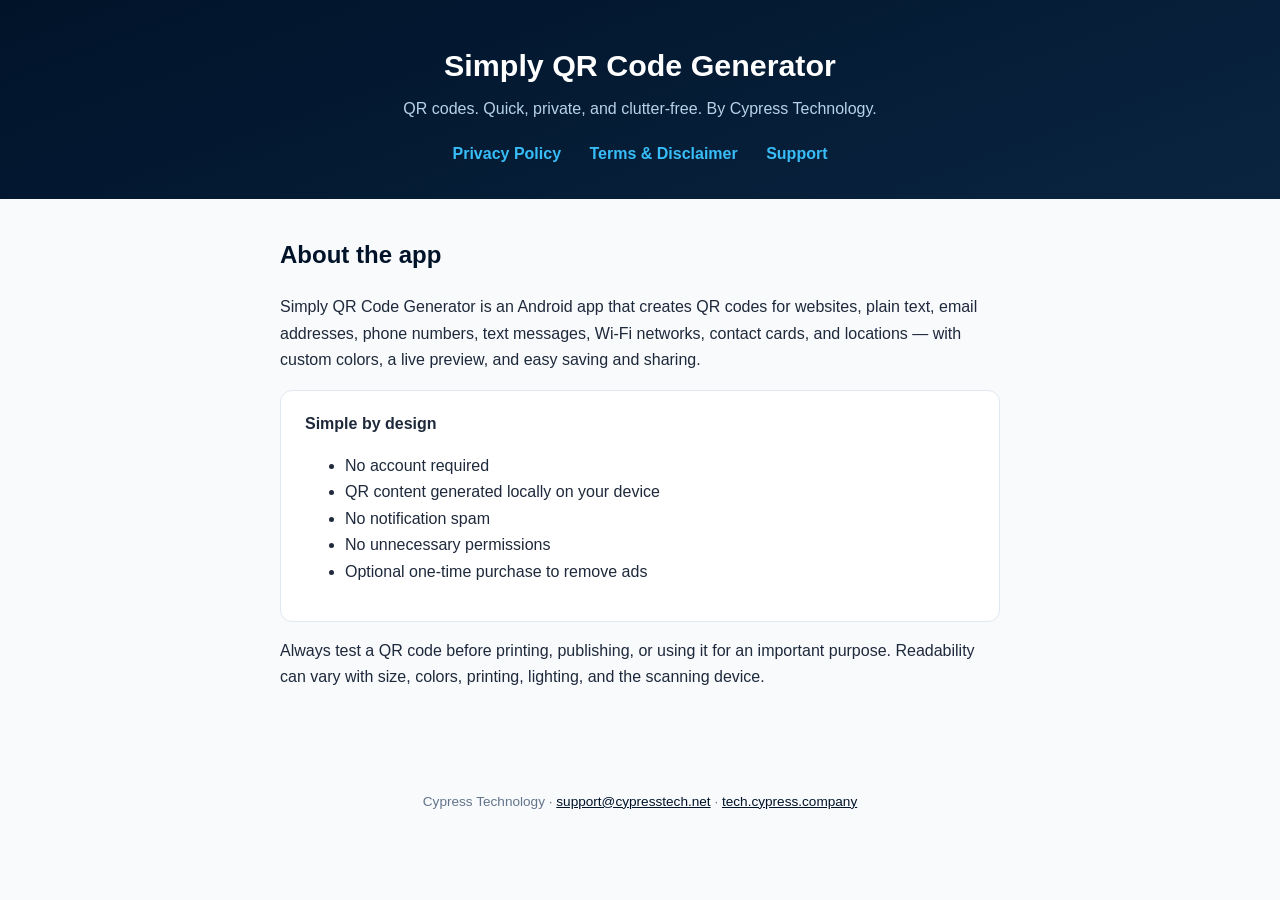
<file: index.html>
<!DOCTYPE html>
<html lang="en">
<head>
<meta charset="utf-8">
<meta name="viewport" content="width=device-width, initial-scale=1">
<title>Simply QR Code Generator — Cypress Technology</title>
<link rel="stylesheet" href="style.css">
</head>
<body>
<header>
  <h1>Simply QR Code Generator</h1>
  <p>QR codes. Quick, private, and clutter-free. By Cypress Technology.</p>
  <nav>
    <a href="privacy.html">Privacy Policy</a>
    <a href="terms.html">Terms &amp; Disclaimer</a>
    <a href="support.html">Support</a>
  </nav>
</header>
<main>
  <h2>About the app</h2>
  <p>Simply QR Code Generator is an Android app that creates QR codes for
  websites, plain text, email addresses, phone numbers, text messages, Wi-Fi
  networks, contact cards, and locations — with custom colors, a live preview,
  and easy saving and sharing.</p>
  <div class="card">
    <strong>Simple by design</strong>
    <ul>
      <li>No account required</li>
      <li>QR content generated locally on your device</li>
      <li>No notification spam</li>
      <li>No unnecessary permissions</li>
      <li>Optional one-time purchase to remove ads</li>
    </ul>
  </div>
  <p>Always test a QR code before printing, publishing, or using it for an
  important purpose. Readability can vary with size, colors, printing,
  lighting, and the scanning device.</p>
</main>
<footer>
  Cypress Technology · <a href="mailto:support@cypresstech.net">support@cypresstech.net</a> ·
  <a href="https://tech.cypress.company/">tech.cypress.company</a>
</footer>
</body>
</html>
</file>
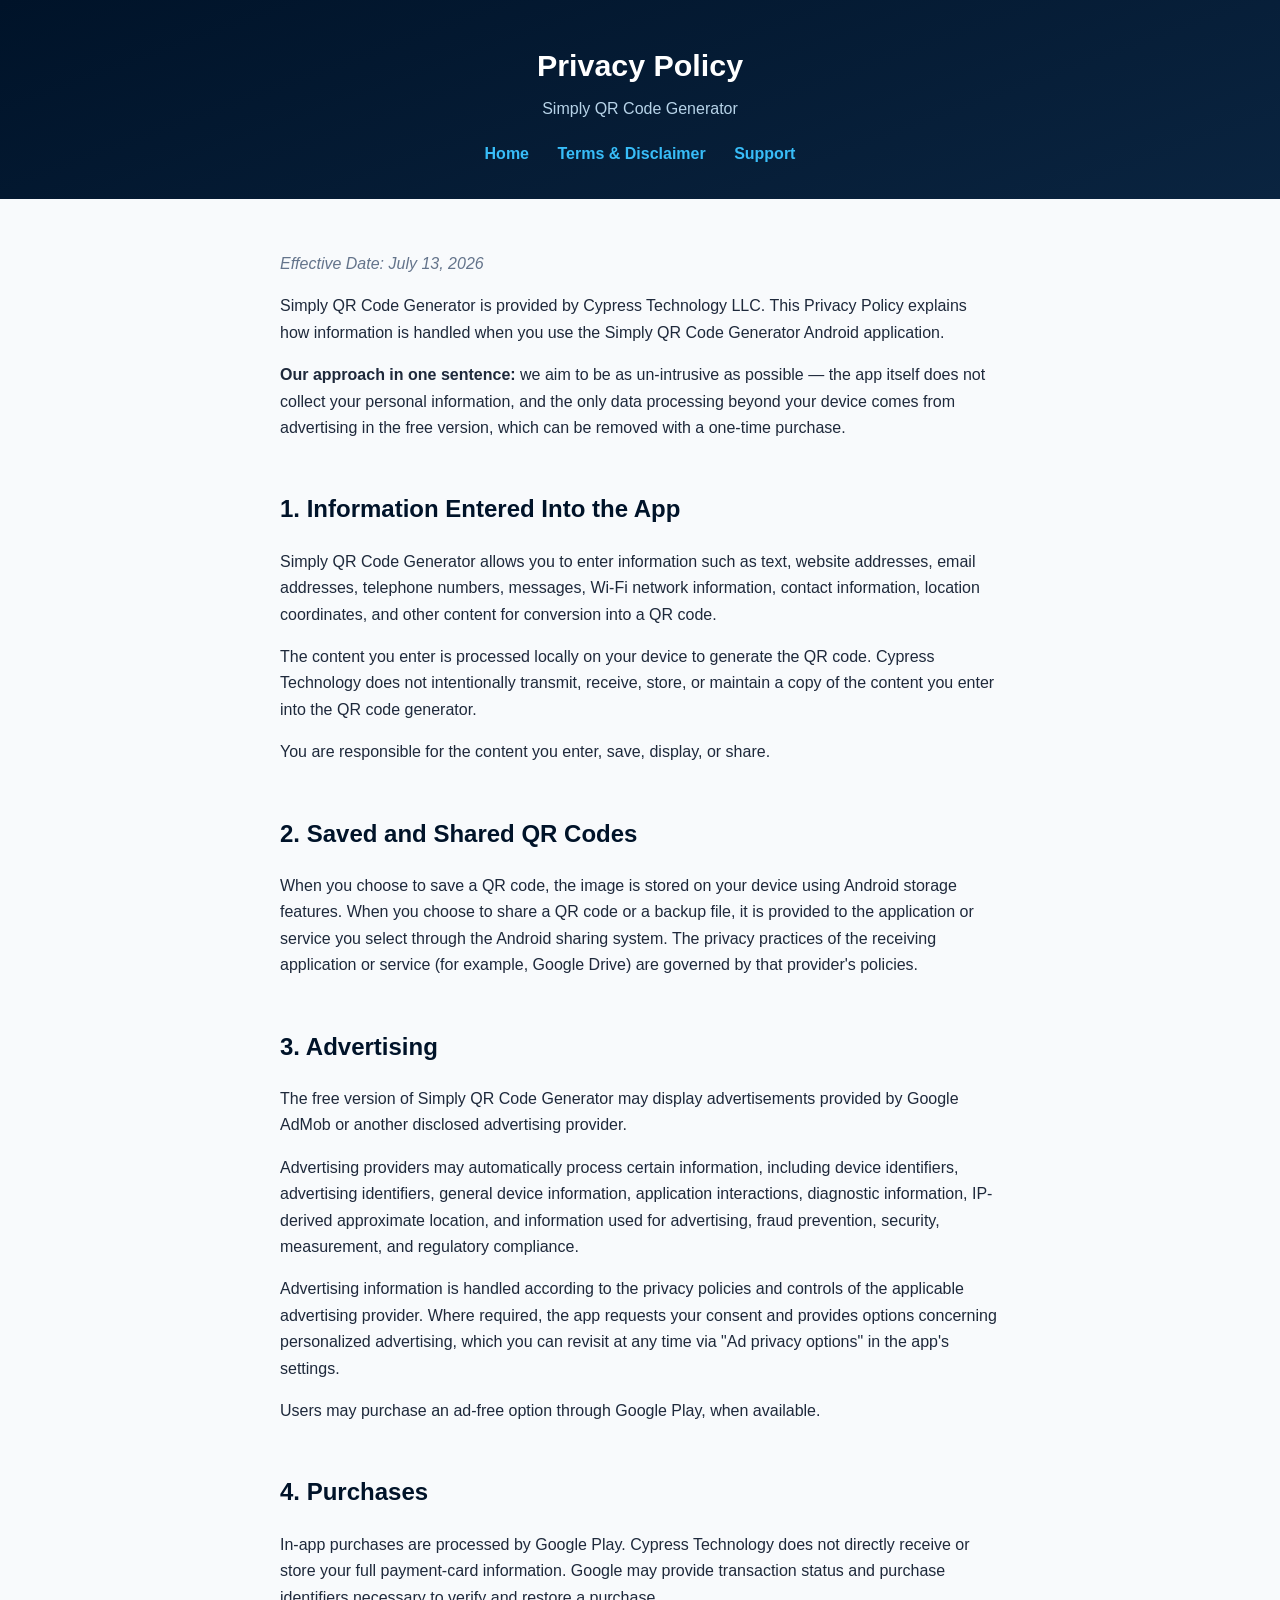
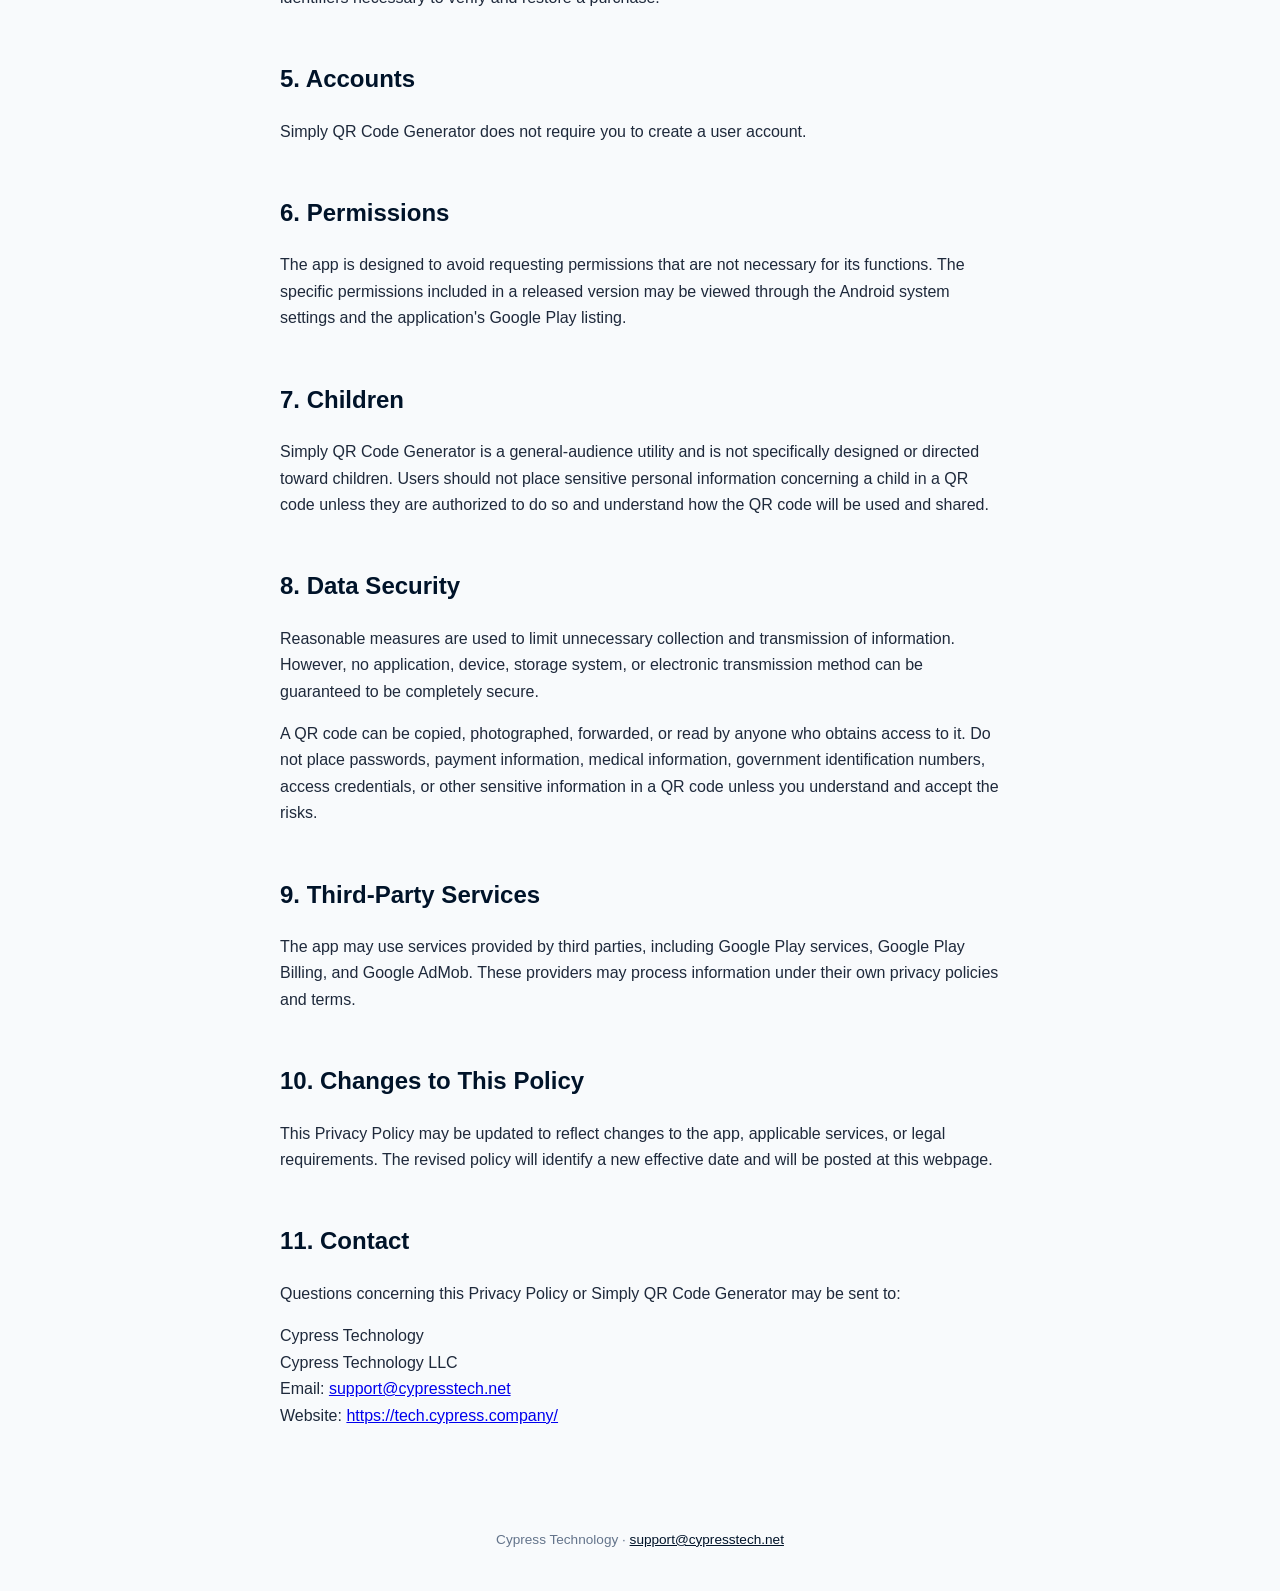
<file: privacy.html>
<!DOCTYPE html>
<html lang="en">
<head>
<meta charset="utf-8">
<meta name="viewport" content="width=device-width, initial-scale=1">
<title>Privacy Policy — Simply QR Code Generator</title>
<link rel="stylesheet" href="style.css">
</head>
<body>
<header>
  <h1>Privacy Policy</h1>
  <p>Simply QR Code Generator</p>
  <nav>
    <a href="index.html">Home</a>
    <a href="terms.html">Terms &amp; Disclaimer</a>
    <a href="support.html">Support</a>
  </nav>
</header>
<main>
  <p class="effective">Effective Date: July 13, 2026</p>

  <p>Simply QR Code Generator is provided by Cypress Technology LLC. This Privacy Policy explains how information
  is handled when you use the Simply QR Code Generator Android application.</p>

  <p><strong>Our approach in one sentence:</strong> we aim to be as
  un-intrusive as possible — the app itself does not collect your personal
  information, and the only data processing beyond your device comes from
  advertising in the free version, which can be removed with a one-time
  purchase.</p>

  <h2>1. Information Entered Into the App</h2>
  <p>Simply QR Code Generator allows you to enter information such as text,
  website addresses, email addresses, telephone numbers, messages, Wi-Fi
  network information, contact information, location coordinates, and other
  content for conversion into a QR code.</p>
  <p>The content you enter is processed locally on your device to generate the
  QR code. Cypress Technology does not intentionally transmit, receive, store,
  or maintain a copy of the content you enter into the QR code generator.</p>
  <p>You are responsible for the content you enter, save, display, or share.</p>

  <h2>2. Saved and Shared QR Codes</h2>
  <p>When you choose to save a QR code, the image is stored on your device
  using Android storage features. When you choose to share a QR code or a
  backup file, it is provided to the application or service you select through
  the Android sharing system. The privacy practices of the receiving
  application or service (for example, Google Drive) are governed by that
  provider's policies.</p>

  <h2>3. Advertising</h2>
  <p>The free version of Simply QR Code Generator may display advertisements
  provided by Google AdMob or another disclosed advertising provider.</p>
  <p>Advertising providers may automatically process certain information,
  including device identifiers, advertising identifiers, general device
  information, application interactions, diagnostic information, IP-derived
  approximate location, and information used for advertising, fraud
  prevention, security, measurement, and regulatory compliance.</p>
  <p>Advertising information is handled according to the privacy policies and
  controls of the applicable advertising provider. Where required, the app
  requests your consent and provides options concerning personalized
  advertising, which you can revisit at any time via "Ad privacy options" in
  the app's settings.</p>
  <p>Users may purchase an ad-free option through Google Play, when available.</p>

  <h2>4. Purchases</h2>
  <p>In-app purchases are processed by Google Play. Cypress Technology does
  not directly receive or store your full payment-card information. Google may
  provide transaction status and purchase identifiers necessary to verify and
  restore a purchase.</p>

  <h2>5. Accounts</h2>
  <p>Simply QR Code Generator does not require you to create a user account.</p>

  <h2>6. Permissions</h2>
  <p>The app is designed to avoid requesting permissions that are not
  necessary for its functions. The specific permissions included in a released
  version may be viewed through the Android system settings and the
  application's Google Play listing.</p>

  <h2>7. Children</h2>
  <p>Simply QR Code Generator is a general-audience utility and is not
  specifically designed or directed toward children. Users should not place
  sensitive personal information concerning a child in a QR code unless they
  are authorized to do so and understand how the QR code will be used and
  shared.</p>

  <h2>8. Data Security</h2>
  <p>Reasonable measures are used to limit unnecessary collection and
  transmission of information. However, no application, device, storage
  system, or electronic transmission method can be guaranteed to be completely
  secure.</p>
  <p>A QR code can be copied, photographed, forwarded, or read by anyone who
  obtains access to it. Do not place passwords, payment information, medical
  information, government identification numbers, access credentials, or other
  sensitive information in a QR code unless you understand and accept the
  risks.</p>

  <h2>9. Third-Party Services</h2>
  <p>The app may use services provided by third parties, including Google Play
  services, Google Play Billing, and Google AdMob. These providers may process
  information under their own privacy policies and terms.</p>

  <h2>10. Changes to This Policy</h2>
  <p>This Privacy Policy may be updated to reflect changes to the app,
  applicable services, or legal requirements. The revised policy will identify
  a new effective date and will be posted at this webpage.</p>

  <h2>11. Contact</h2>
  <p>Questions concerning this Privacy Policy or Simply QR Code Generator may
  be sent to:</p>
  <p>Cypress Technology<br>
  Cypress Technology LLC<br>
  Email: <a href="mailto:support@cypresstech.net">support@cypresstech.net</a><br>
  Website: <a href="https://tech.cypress.company/">https://tech.cypress.company/</a></p>
</main>
<footer>
  Cypress Technology · <a href="mailto:support@cypresstech.net">support@cypresstech.net</a>
</footer>
</body>
</html>
</file>
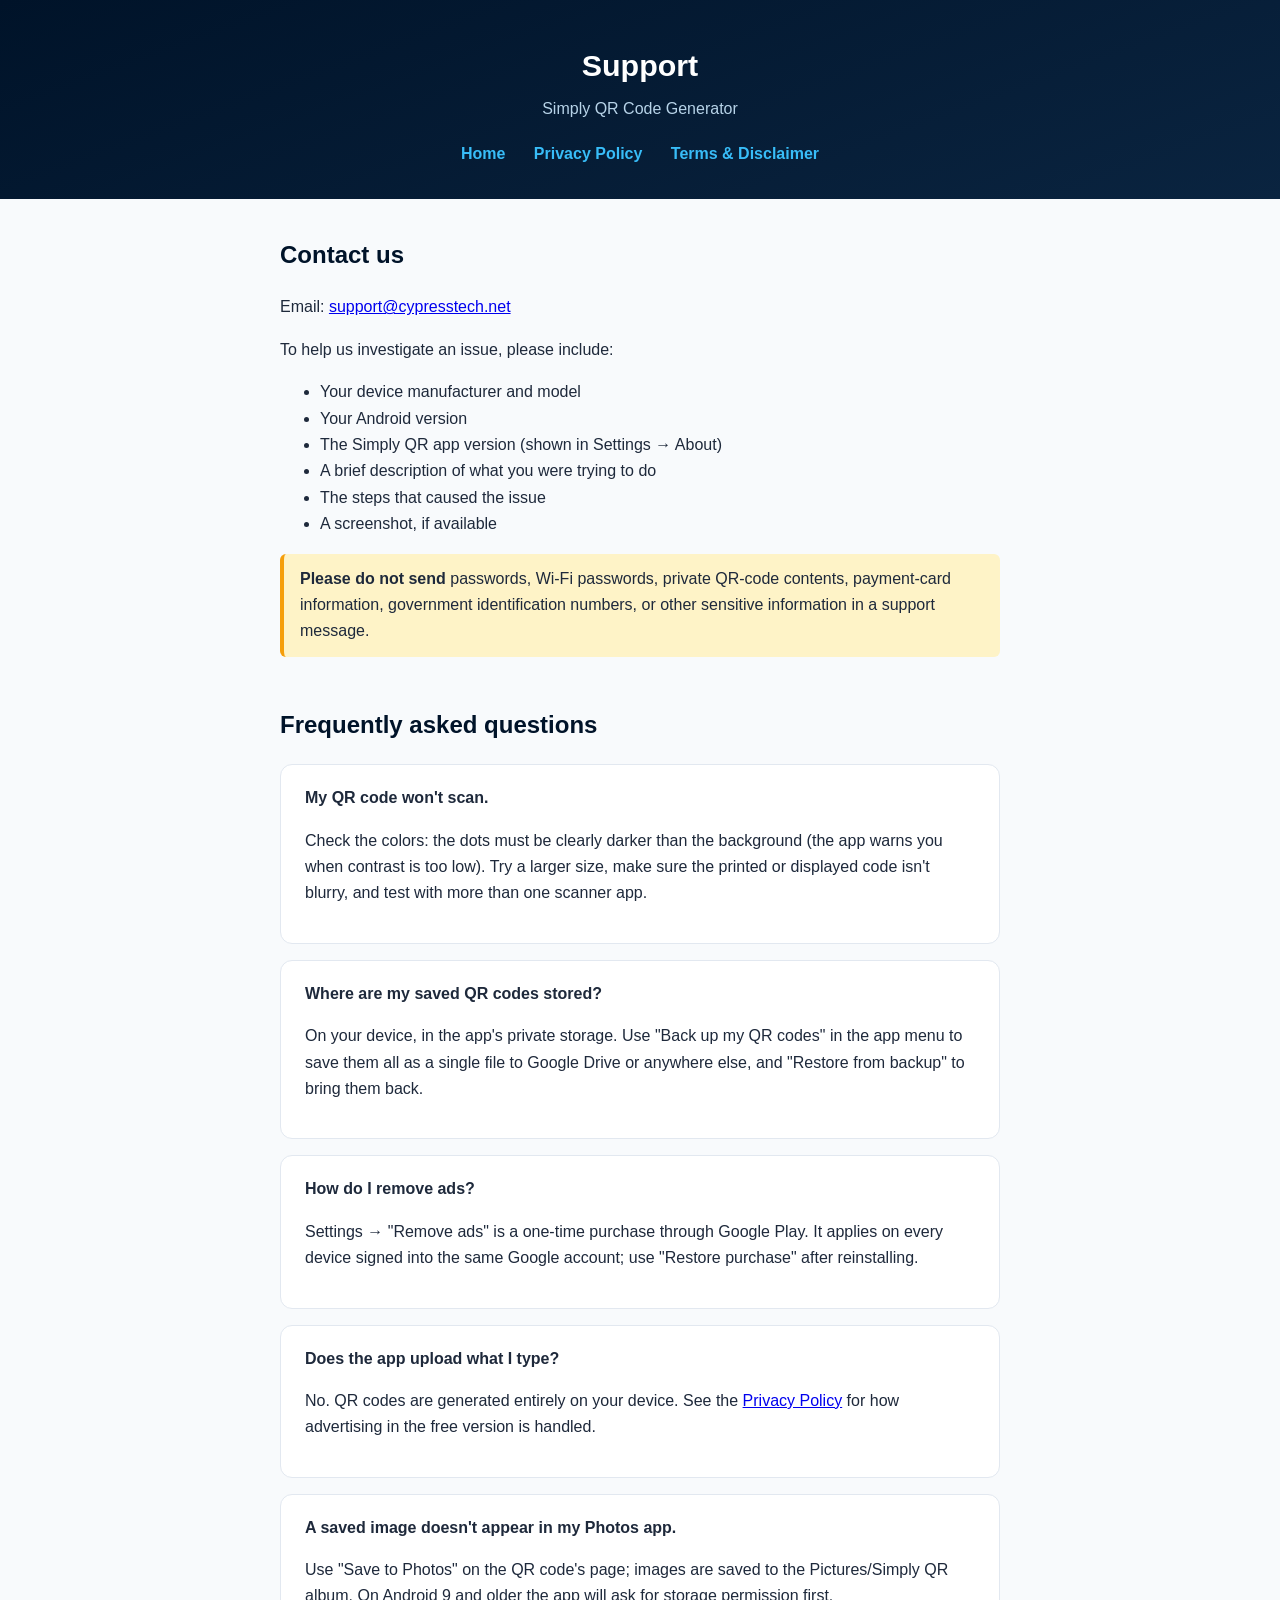
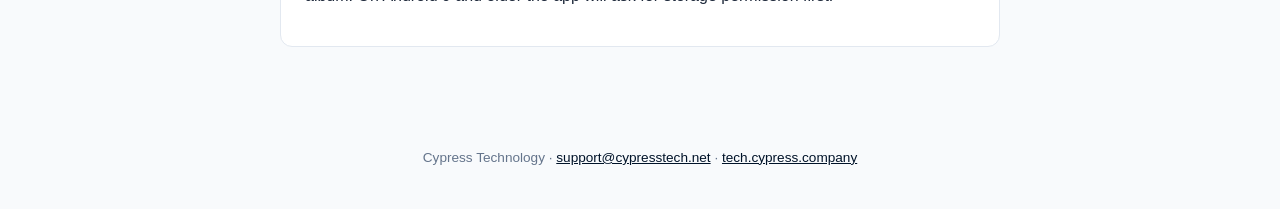
<file: support.html>
<!DOCTYPE html>
<html lang="en">
<head>
<meta charset="utf-8">
<meta name="viewport" content="width=device-width, initial-scale=1">
<title>Support — Simply QR Code Generator</title>
<link rel="stylesheet" href="style.css">
</head>
<body>
<header>
  <h1>Support</h1>
  <p>Simply QR Code Generator</p>
  <nav>
    <a href="index.html">Home</a>
    <a href="privacy.html">Privacy Policy</a>
    <a href="terms.html">Terms &amp; Disclaimer</a>
  </nav>
</header>
<main>
  <h2>Contact us</h2>
  <p>Email: <a href="mailto:support@cypresstech.net">support@cypresstech.net</a></p>
  <p>To help us investigate an issue, please include:</p>
  <ul>
    <li>Your device manufacturer and model</li>
    <li>Your Android version</li>
    <li>The Simply QR app version (shown in Settings → About)</li>
    <li>A brief description of what you were trying to do</li>
    <li>The steps that caused the issue</li>
    <li>A screenshot, if available</li>
  </ul>
  <p class="warn"><strong>Please do not send</strong> passwords, Wi-Fi
  passwords, private QR-code contents, payment-card information, government
  identification numbers, or other sensitive information in a support
  message.</p>

  <h2>Frequently asked questions</h2>

  <div class="card">
    <strong>My QR code won't scan.</strong>
    <p>Check the colors: the dots must be clearly darker than the background
    (the app warns you when contrast is too low). Try a larger size, make sure
    the printed or displayed code isn't blurry, and test with more than one
    scanner app.</p>
  </div>

  <div class="card">
    <strong>Where are my saved QR codes stored?</strong>
    <p>On your device, in the app's private storage. Use "Back up my QR codes"
    in the app menu to save them all as a single file to Google Drive or
    anywhere else, and "Restore from backup" to bring them back.</p>
  </div>

  <div class="card">
    <strong>How do I remove ads?</strong>
    <p>Settings → "Remove ads" is a one-time purchase through Google Play. It
    applies on every device signed into the same Google account; use
    "Restore purchase" after reinstalling.</p>
  </div>

  <div class="card">
    <strong>Does the app upload what I type?</strong>
    <p>No. QR codes are generated entirely on your device. See the
    <a href="privacy.html">Privacy Policy</a> for how advertising in the free
    version is handled.</p>
  </div>

  <div class="card">
    <strong>A saved image doesn't appear in my Photos app.</strong>
    <p>Use "Save to Photos" on the QR code's page; images are saved to the
    Pictures/Simply QR album. On Android 9 and older the app will ask for
    storage permission first.</p>
  </div>
</main>
<footer>
  Cypress Technology · <a href="mailto:support@cypresstech.net">support@cypresstech.net</a> ·
  <a href="https://tech.cypress.company/">tech.cypress.company</a>
</footer>
</body>
</html>
</file>
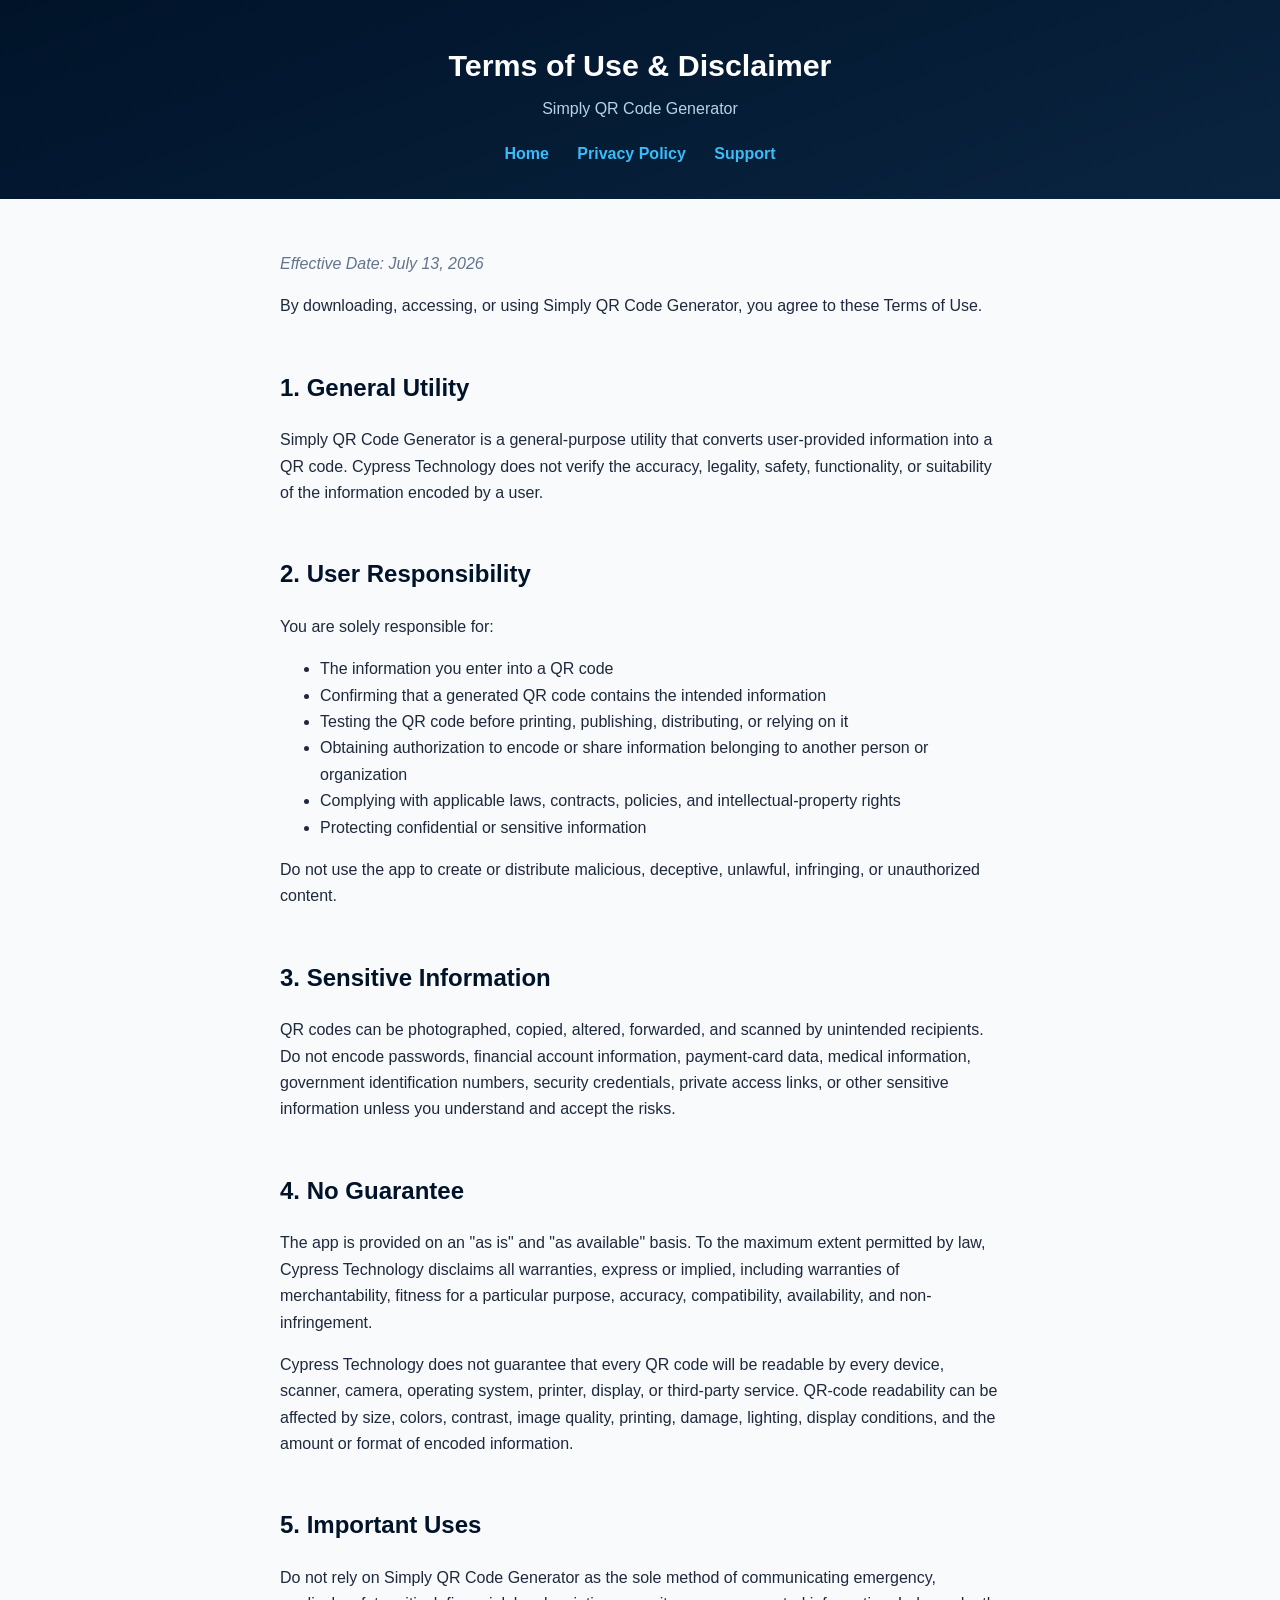
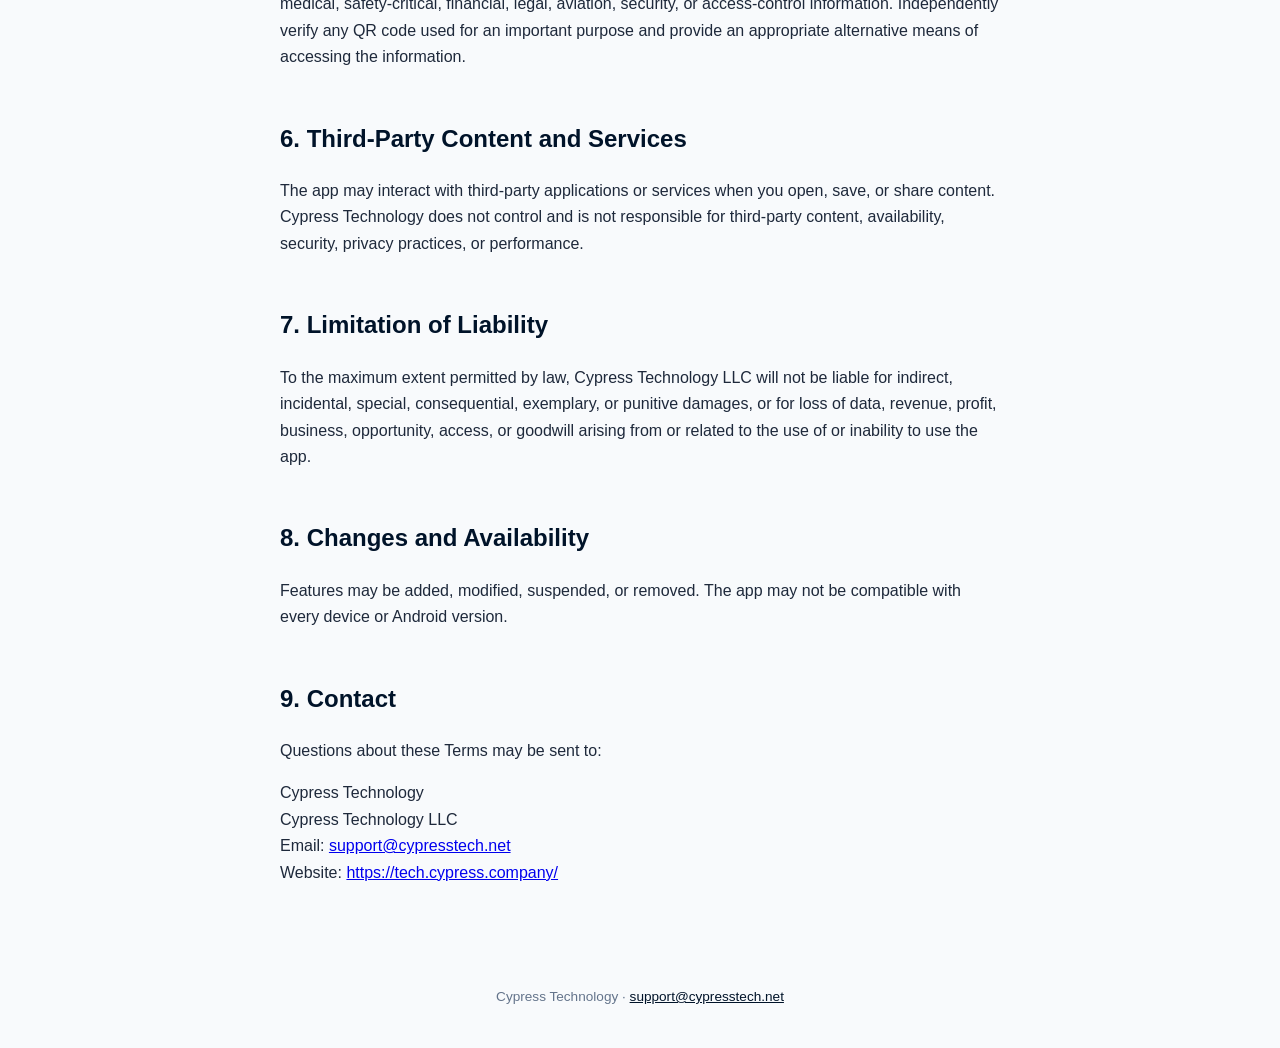
<file: terms.html>
<!DOCTYPE html>
<html lang="en">
<head>
<meta charset="utf-8">
<meta name="viewport" content="width=device-width, initial-scale=1">
<title>Terms of Use &amp; Disclaimer — Simply QR Code Generator</title>
<link rel="stylesheet" href="style.css">
</head>
<body>
<header>
  <h1>Terms of Use &amp; Disclaimer</h1>
  <p>Simply QR Code Generator</p>
  <nav>
    <a href="index.html">Home</a>
    <a href="privacy.html">Privacy Policy</a>
    <a href="support.html">Support</a>
  </nav>
</header>
<main>
  <p class="effective">Effective Date: July 13, 2026</p>

  <p>By downloading, accessing, or using Simply QR Code Generator, you agree
  to these Terms of Use.</p>

  <h2>1. General Utility</h2>
  <p>Simply QR Code Generator is a general-purpose utility that converts
  user-provided information into a QR code. Cypress Technology does not verify
  the accuracy, legality, safety, functionality, or suitability of the
  information encoded by a user.</p>

  <h2>2. User Responsibility</h2>
  <p>You are solely responsible for:</p>
  <ul>
    <li>The information you enter into a QR code</li>
    <li>Confirming that a generated QR code contains the intended information</li>
    <li>Testing the QR code before printing, publishing, distributing, or relying on it</li>
    <li>Obtaining authorization to encode or share information belonging to another person or organization</li>
    <li>Complying with applicable laws, contracts, policies, and intellectual-property rights</li>
    <li>Protecting confidential or sensitive information</li>
  </ul>
  <p>Do not use the app to create or distribute malicious, deceptive,
  unlawful, infringing, or unauthorized content.</p>

  <h2>3. Sensitive Information</h2>
  <p>QR codes can be photographed, copied, altered, forwarded, and scanned by
  unintended recipients. Do not encode passwords, financial account
  information, payment-card data, medical information, government
  identification numbers, security credentials, private access links, or other
  sensitive information unless you understand and accept the risks.</p>

  <h2>4. No Guarantee</h2>
  <p>The app is provided on an "as is" and "as available" basis. To the
  maximum extent permitted by law, Cypress Technology disclaims all
  warranties, express or implied, including warranties of merchantability,
  fitness for a particular purpose, accuracy, compatibility, availability, and
  non-infringement.</p>
  <p>Cypress Technology does not guarantee that every QR code will be readable
  by every device, scanner, camera, operating system, printer, display, or
  third-party service. QR-code readability can be affected by size, colors,
  contrast, image quality, printing, damage, lighting, display conditions, and
  the amount or format of encoded information.</p>

  <h2>5. Important Uses</h2>
  <p>Do not rely on Simply QR Code Generator as the sole method of
  communicating emergency, medical, safety-critical, financial, legal,
  aviation, security, or access-control information. Independently verify any
  QR code used for an important purpose and provide an appropriate alternative
  means of accessing the information.</p>

  <h2>6. Third-Party Content and Services</h2>
  <p>The app may interact with third-party applications or services when you
  open, save, or share content. Cypress Technology does not control and is not
  responsible for third-party content, availability, security, privacy
  practices, or performance.</p>

  <h2>7. Limitation of Liability</h2>
  <p>To the maximum extent permitted by law, Cypress Technology LLC will not be liable for indirect, incidental, special,
  consequential, exemplary, or punitive damages, or for loss of data, revenue,
  profit, business, opportunity, access, or goodwill arising from or related
  to the use of or inability to use the app.</p>

  <h2>8. Changes and Availability</h2>
  <p>Features may be added, modified, suspended, or removed. The app may not
  be compatible with every device or Android version.</p>

  <h2>9. Contact</h2>
  <p>Questions about these Terms may be sent to:</p>
  <p>Cypress Technology<br>
  Cypress Technology LLC<br>
  Email: <a href="mailto:support@cypresstech.net">support@cypresstech.net</a><br>
  Website: <a href="https://tech.cypress.company/">https://tech.cypress.company/</a></p>
</main>
<footer>
  Cypress Technology · <a href="mailto:support@cypresstech.net">support@cypresstech.net</a>
</footer>
</body>
</html>
</file>
<file: style.css>
:root {
  --navy: #001329;
  --navy-2: #0a2440;
  --cyan: #38bdf8;
  --text: #1e293b;
  --muted: #64748b;
  --bg: #f8fafc;
}
* { box-sizing: border-box; }
body {
  margin: 0;
  font-family: -apple-system, "Segoe UI", Roboto, Helvetica, Arial, sans-serif;
  color: var(--text);
  background: var(--bg);
  line-height: 1.65;
}
header {
  background: linear-gradient(160deg, var(--navy), var(--navy-2));
  color: #fff;
  padding: 40px 20px 32px;
  text-align: center;
}
header h1 { margin: 0 0 6px; font-size: 1.9rem; }
header p { margin: 0; color: #b7d3e8; }
nav { margin-top: 18px; }
nav a {
  color: var(--cyan);
  text-decoration: none;
  margin: 0 12px;
  font-weight: 600;
}
nav a:hover { text-decoration: underline; }
main {
  max-width: 760px;
  margin: 0 auto;
  padding: 36px 20px 60px;
}
main h2 { color: var(--navy); margin-top: 2em; }
main h2:first-child { margin-top: 0; }
.effective { color: var(--muted); font-style: italic; }
.warn {
  background: #fef3c7;
  border-left: 4px solid #f59e0b;
  padding: 12px 16px;
  border-radius: 6px;
}
footer {
  text-align: center;
  color: var(--muted);
  font-size: 0.85rem;
  padding: 24px 20px 40px;
}
footer a { color: var(--navy); }
.card {
  background: #fff;
  border: 1px solid #e2e8f0;
  border-radius: 12px;
  padding: 20px 24px;
  margin: 16px 0;
}
</file>
